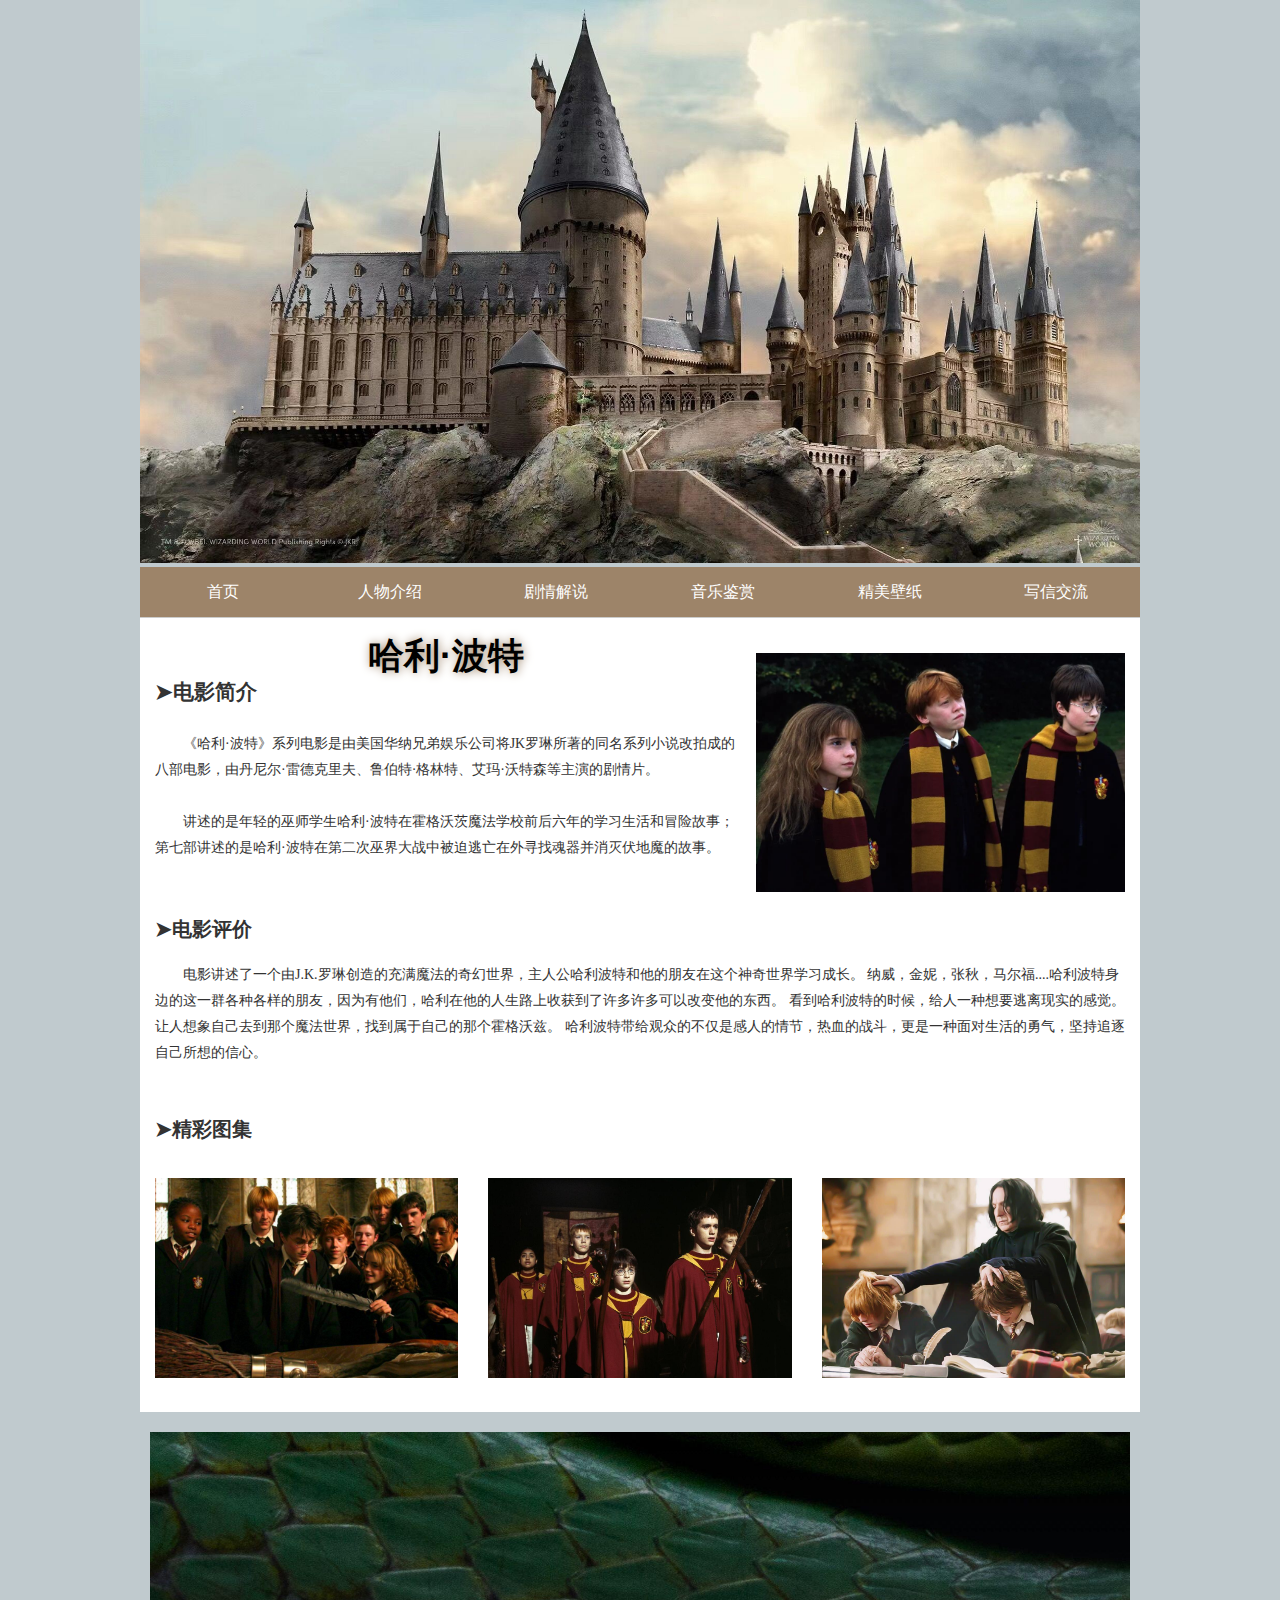
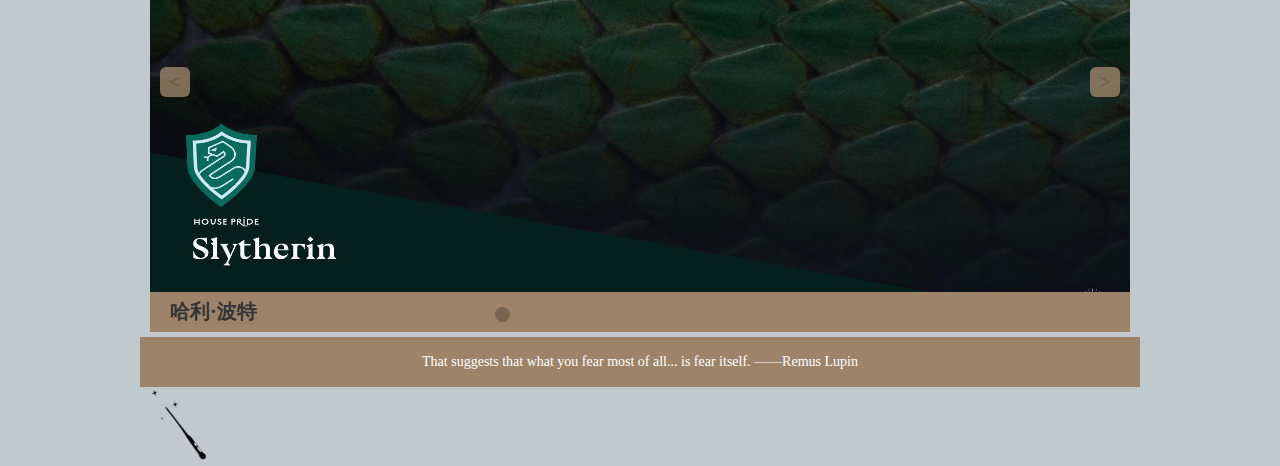
<file: hp/index.html>
<!DOCTYPE html>
<html>
<head>
  <meta charset="utf-8">
  <link type="text/css" rel="stylesheet" href="css/style.css" />
  <title>哈尔的移动城堡</title>
</head>

<body>
  <div class="wrapin">
    <!--顶部-->
    <img src="images/else/background.jpg" class="imgtop">
    <header>
      <ul class="nav clearfix">
        <li><a href="index.html">首页</a></li>
        <li><a href="pages/renwu.html">人物介绍</a></li>
        <li><a href="pages/jieshuo.html">剧情解说</a></li>
        <li><a href="pages/yinyue.html">音乐鉴赏</a></li>
        <li><a href="pages/bizhi.html">精美壁纸</a></li>
        <li><a href="pages/jiaoliu.html">写信交流</a></li>
      </ul>
    </header>

    <!--内容-->
    <div class="con">
      <div class="top clearfix">
        <div class="text">
          <h1>哈利·波特</h1>
          <h2>➤电影简介</h2>
          <br>
          <P>《哈利·波特》系列电影是由美国华纳兄弟娱乐公司将JK罗琳所著的同名系列小说改拍成的八部电影，由丹尼尔·雷德克里夫、鲁伯特·格林特、艾玛·沃特森等主演的剧情片。</p><br>
          <p>讲述的是年轻的巫师学生哈利·波特在霍格沃茨魔法学校前后六年的学习生活和冒险故事；第七部讲述的是哈利·波特在第二次巫界大战中被迫逃亡在外寻找魂器并消灭伏地魔的故事。</P>
        </div>
        <div class="pic"> <img src="images/page1/img001.jpeg"/> </div>
      </div>

      <div class="pinglun">
        <div class="title">
          <h2>➤电影评价</h2>
        </div>
        <div class="text"><p>
          电影讲述了一个由J.K.罗琳创造的充满魔法的奇幻世界，主人公哈利波特和他的朋友在这个神奇世界学习成长。
          纳威，金妮，张秋，马尔福....哈利波特身边的这一群各种各样的朋友，因为有他们，哈利在他的人生路上收获到了许多许多可以改变他的东西。
          看到哈利波特的时候，给人一种想要逃离现实的感觉。让人想象自己去到那个魔法世界，找到属于自己的那个霍格沃兹。
          哈利波特带给观众的不仅是感人的情节，热血的战斗，更是一种面对生活的勇气，坚持追逐自己所想的信心。
        </p></div>
      </div>

      <div class="tupian">
        <div class="title">
          <h2>➤精彩图集</h2>
        </div>
        <ul class="clearfix">
          <li><img src="images/page1/img008.jpg"/></li>
          <li><img src="images/page1/img009.jpg"/></li>
          <li><img src="images/page1/img010.jpg"/></li>
        </ul>
      </div>
    </div>

    <!--轮播图-->
    <div id="container">
      <ul class="parent" style="left: 0;">
        <!-- <li><img src="images/page1/img002.jpg"></li>
        <li><img src="images/page1/img003.jpg"></li> -->
        <li><img src="images/page1/img004.jpg"></li>
        <li><img src="images/page1/img005.webp"></li>
        <li><img src="images/page1/img006.jpg"></li>
        <li><img src="images/page1/img007.jpg"></li>
      </ul>
      <div class="btnLeft">&lt;</div>
      <div class="btnRight">&gt;</div>
      <div class="modal">
        <div class="title">
          <h2>哈利·波特</h2>
        </div>
        <div class="dots">
          <ul class="clearfix">
            <li class="on"></li>
            <li class="off"></li>
            <li class="off"></li>
            <li class="off"></li>
          </ul>
        </div>
      </div>
    </div>

    <!--底部-->
    <footer>That suggests that what you fear most of all... is fear itself. ——Remus Lupin</footer>

    <!--鼠标跟随-->
    <div id="follower"; style=" position: absolute;z-index:6" >
      <img src="images/else/logo01.png"  alt="">
    </div>
  </div>
  <script type="text/javascript" src="js/js.js"></script>
</body>
</html>
</file>
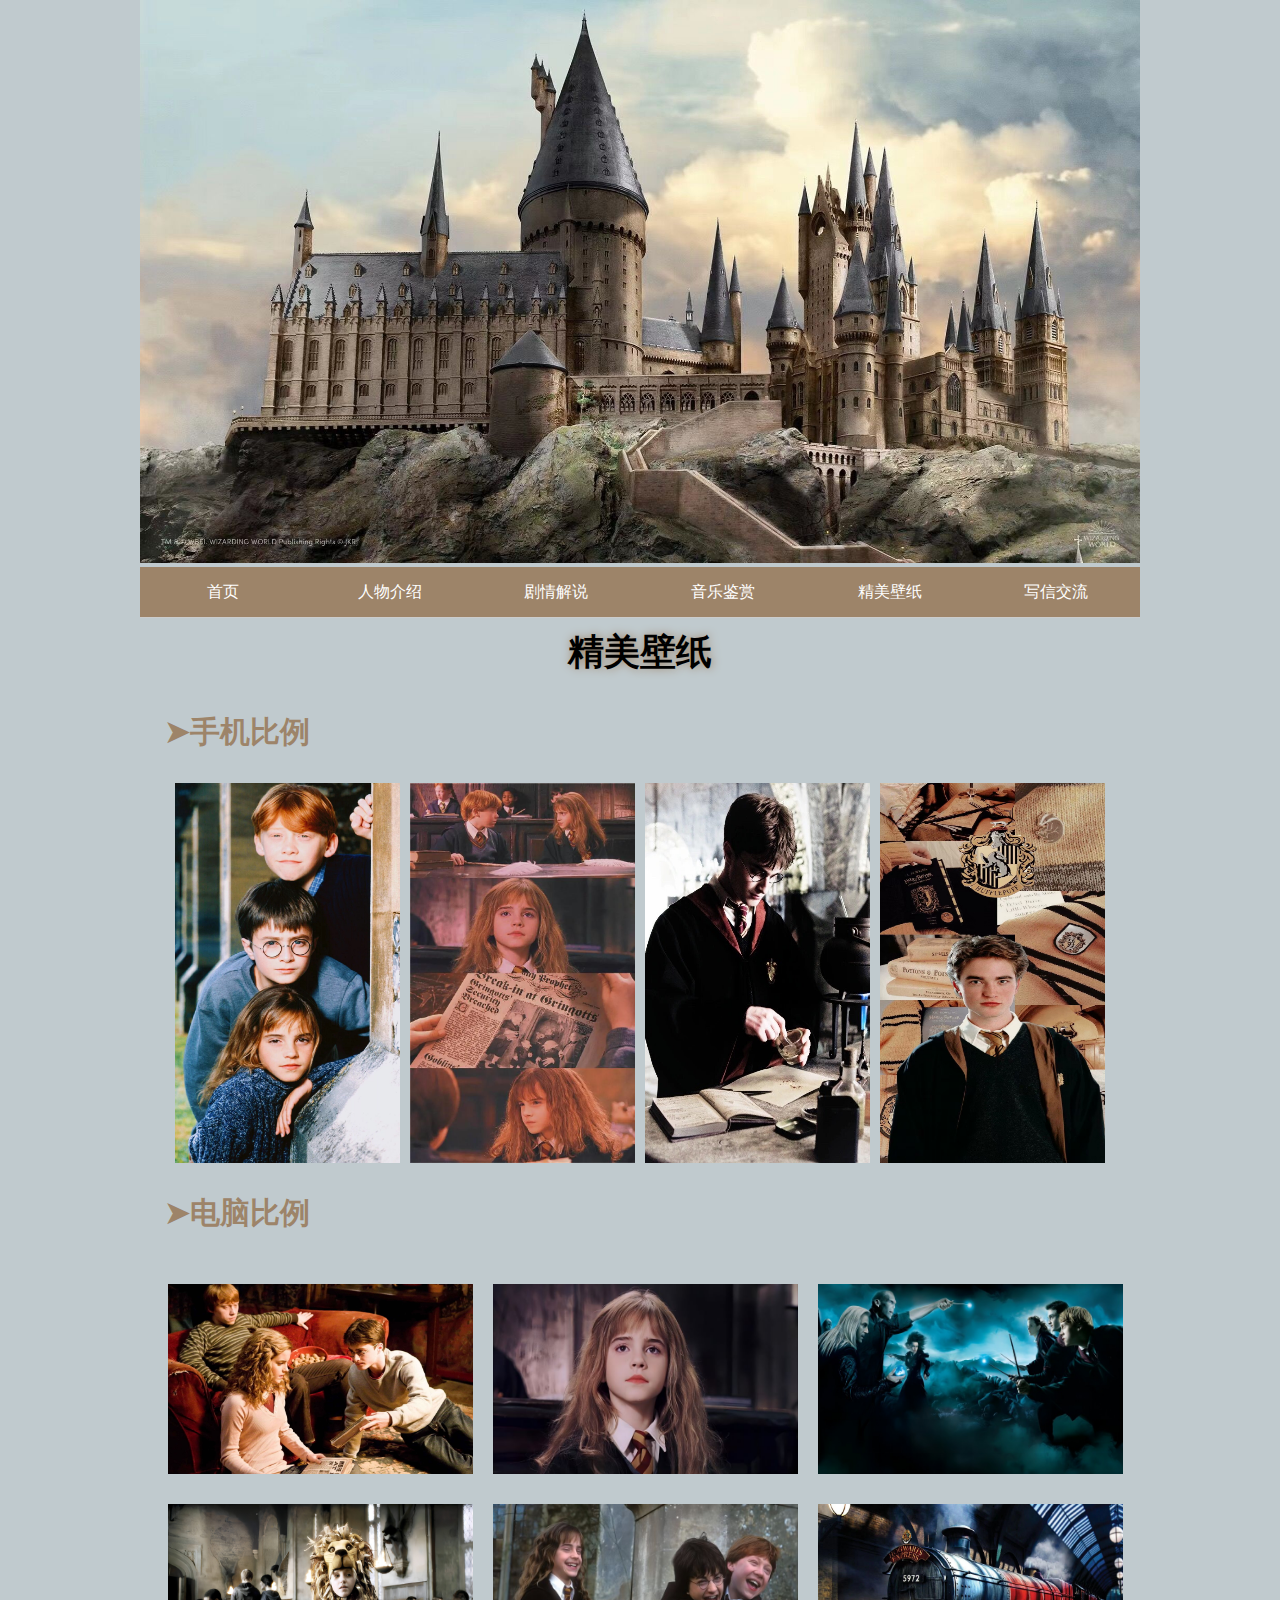
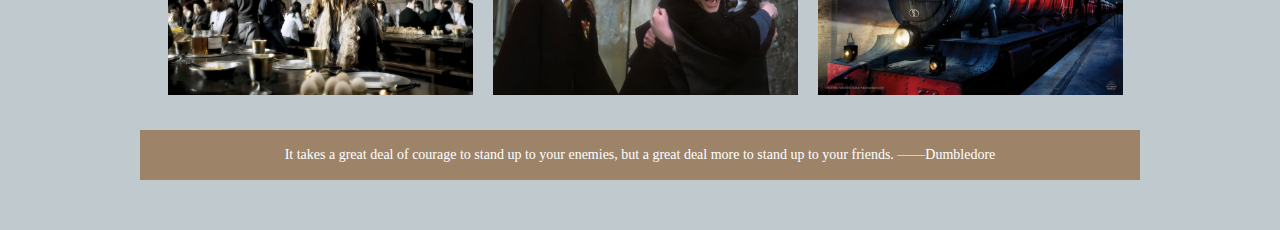
<file: hp/pages/bizhi.html>
<!DOCTYPE html>
<html>
<head>
  <meta charset="utf-8">
  <link type="text/css" rel="stylesheet" href="../css/bizhi.css" />
  <title>精美壁纸</title>
</head>
<body>
  <div class="wrapin">
    <!--顶部-->
    <img src="../images/else/background.jpg" class="imgtop">
    <header>
      <ul class="nav clearfix">
        <li><a href="../index.html">首页</a></li>
        <li><a href="renwu.html">人物介绍</a></li>
        <li><a href="jieshuo.html">剧情解说</a></li>
        <li><a href="yinyue.html">音乐鉴赏</a></li>
        <li><a href="bizhi.html">精美壁纸</a></li>
        <li><a href="jiaoliu.html">写信交流</a></li>
      </ul>
    </header>

    <!--内容-->
    <h1>精美壁纸</h1>
    <h3>➤手机比例</h3>
    <div class="image-container">
      <img src="../images/page5/5.1-phone.jpeg" alt="图片1" class="box" onclick="showModal(this)" >
      <img src="../images/page5/5.2-phone.jpeg" alt="图片2"  class="box" onclick="showModal(this)" >
      <img src="../images/page5/5.3-phone.jpeg" alt="图片3"  class="box" onclick="showModal(this)">
      <img src="../images/page5/5.4-phone.jpeg" alt="图片4"  class="box" onclick="showModal(this)">
    </div>

    <h3>➤电脑比例</h3>
    <div class="image-container2">
      <img src="../images/page5/5.1-computer.jpg" alt="图片1" class="box" onclick="showModal(this)">
      <img src="../images/page5/5.2-computer.jpg" alt="图片2" class="box" onclick="showModal(this)">
      <img src="../images/page5/5.3-computer.jpg" alt="图片3" class="box" onclick="showModal(this)">
      <img src="../images/page5/5.4-computer.jpg" alt="图片4" class="box" onclick="showModal(this)">
      <img src="../images/page5/5.5-computer.jpg" alt="图片5" class="box" onclick="showModal(this)">
      <img src="../images/page5/5.6-computer.jpg" alt="图片6" class="box" onclick="showModal(this)">
    </div>

    <!--底部-->
    <footer>It takes a great deal of courage to stand up to your enemies, but a great deal more to stand up to your friends. ——Dumbledore</footer>

    <!--点击图片显示照片-->
    <div id="modal" class="modal" onclick="hideModal()">
      <img id="modal-image" class="modal-image">
    </div>
  </div>
  <script type="text/javascript" src="../js/bizhi.js"></script>
</body>
</html>
</file>
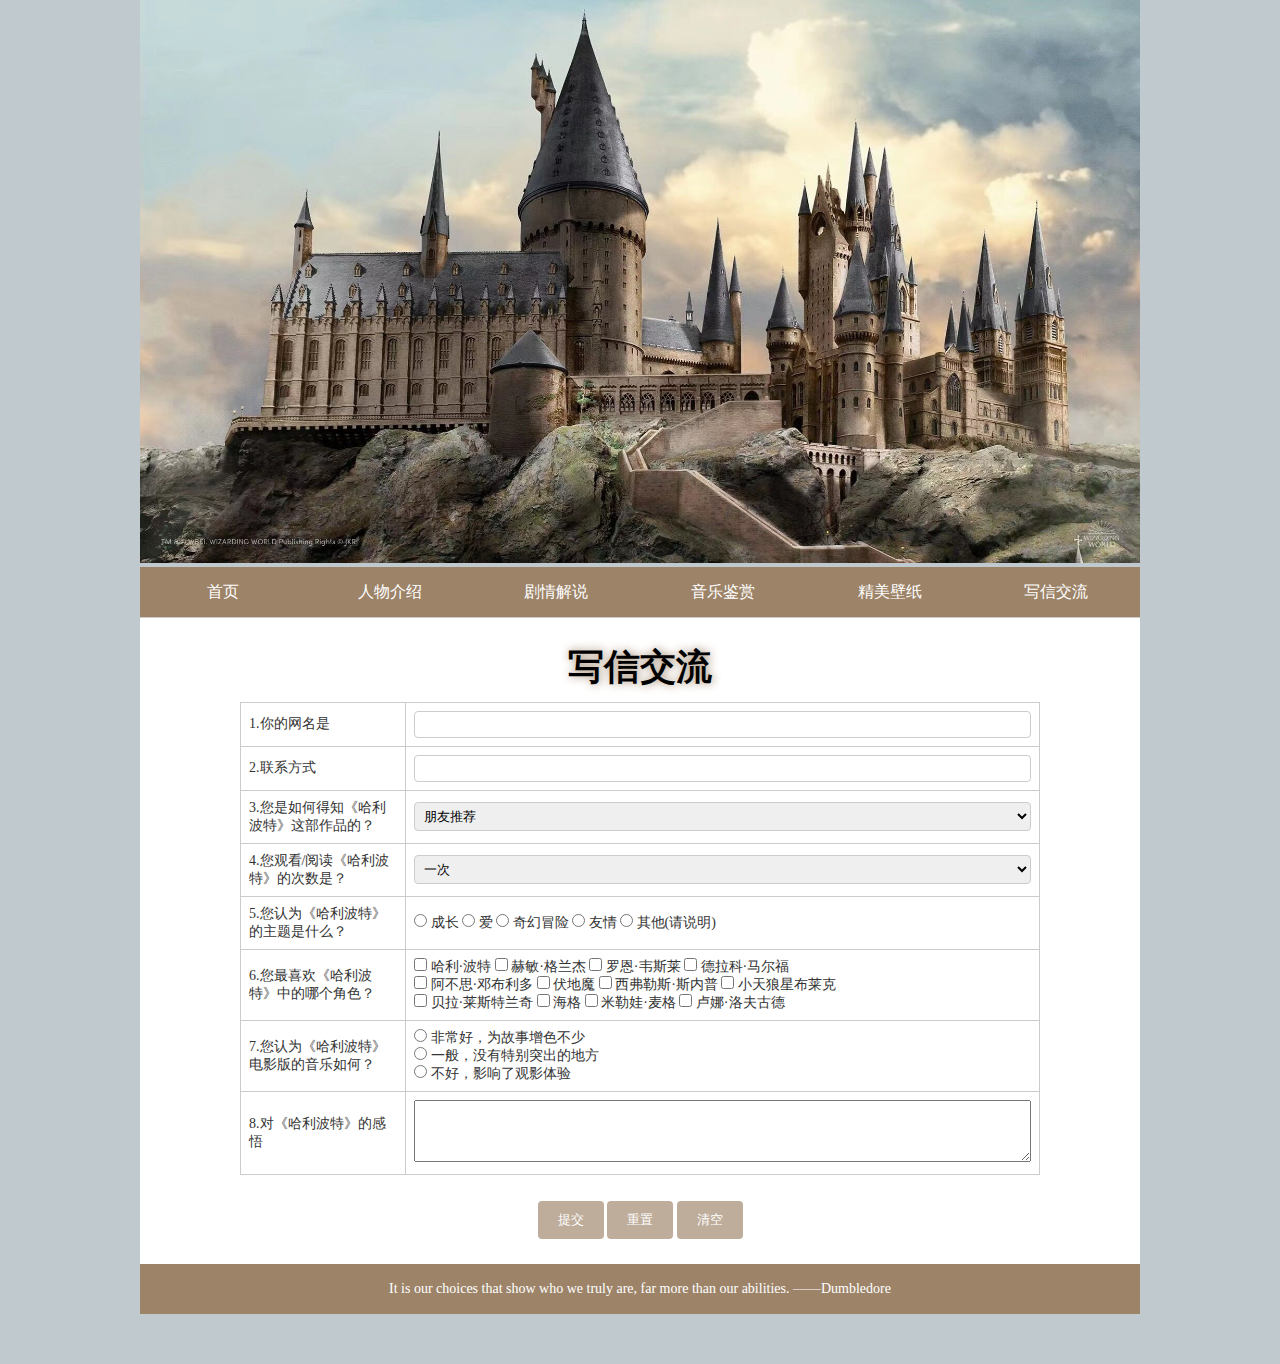
<file: hp/pages/jiaoliu.html>
<!DOCTYPE html>
<html>
<head>
  <meta charset="utf-8">
  <link type="text/css" rel="stylesheet" href="../css/jiaoliu.css" />
  <title>写信交流</title>
</head>
<body>
  <div class="wrapin">
    <!--顶部-->
    <img src="../images/else/background.jpg" class="imgtop">
    <header>
      <ul class="nav clearfix">
        <li><a href="../index.html">首页</a></li>
        <li><a href="renwu.html">人物介绍</a></li>
        <li><a href="jieshuo.html">剧情解说</a></li>
        <li><a href="yinyue.html">音乐鉴赏</a></li>
        <li><a href="bizhi.html">精美壁纸</a></li>
        <li><a href="jiaoliu.html">写信交流</a></li>
      </ul>
    </header>

    <!--内容-->
    <div class="con">
      <h1>写信交流</h1>
      <form>
        <table>
          <tr>
            <td><label for="name">1.你的网名是</label></td>
            <td><input type="text" id="name" name="name"></td>
          </tr>

          <tr>
            <td><label for="contact">2.联系方式</label></td>
            <td><input type="text" id="contact" name="contact"></td>
          </tr>
          <tr>
            <td><label for="how_learned">3.您是如何得知《哈利波特》这部作品的？</label></td>
            <td>
              <select id="how_learned" name="how_learned">
                <option value="friend">朋友推荐</option>
                <option value="search">网络搜索</option>
                <option value="book_library">书店/图书馆</option>
                <option value="movie_anime">电影</option>
                <option value="other">其他(请说明)</option>
              </select>
            </td>
          </tr>

          <tr>
            <td><label for="watch_count">4.您观看/阅读《哈利波特》的次数是？</label></td>
            <td>
              <select id="watch_count" name="watch_count">
                <option value="one">一次</option>
                <option value="two">两次</option>
                <option value="three_or_more">三次及以上</option>
                <option value="not_watched">还未观看/阅读</option>
              </select>
            </td>
          </tr>

          <tr>
            <td><label for="theme">5.您认为《哈利波特》的主题是什么？</label></td>
            <td>
              
              <input type="radio" id="theme_growth" name="theme" value="成长">
              <label for="theme_growth">成长</label>
              <input type="radio" id="theme_love" name="theme" value="爱">
              <label for="theme_love">爱</label>
              <input type="radio" id="theme_fantasy_adventure" name="theme" value="奇幻冒险">
              <label for="theme_fantasy_adventure">奇幻冒险</label>
              <input type="radio" id="theme_friendship" name="theme" value="友情">
              <label for="theme_friendship">友情</label>
              <input type="radio" id="theme_other" name="theme" value="其他(请说明)">
              <label for="theme_other">其他(请说明)</label>
            </td>
          </tr>

          <tr>
            <td><label for="favorite_character">6.您最喜欢《哈利波特》中的哪个角色？</label></td>
            <td>
              <input type="checkbox" id="character_Harry" name="character_Harry">
              <label for="character_Harry">哈利·波特</label>
              <input type="checkbox" id="character_Hermione" name="character_Hermione">
              <label for="character_Hermione">赫敏·格兰杰</label>
              <input type="checkbox" id="character_Ron" name="character_Ron">
              <label for="character_Ron">罗恩·韦斯莱</label>
              <input type="checkbox" id="character_Mal" name="character_Mal">
              <label for="character_Mal">德拉科·马尔福</label>
              <br/>
              <input type="checkbox" id="character_Dum" name="character_Dum">
              <label for="character_Dum">阿不思·邓布利多</label>
              <input type="checkbox" id="character_Vol" name="character_Vol">
              <label for="character_Vol">伏地魔</label>
              <input type="checkbox" id="character_Snape" name="character_Snape">
              <label for="character_Snape">西弗勒斯·斯内普</label>
              <input type="checkbox" id="character_Black" name="character_Black">
              <label for="character_Black">小天狼星布莱克</label>
              <br/>
              <input type="checkbox" id="character_Bell" name="character_Bell">
              <label for="character_Bell">贝拉·莱斯特兰奇</label>
              <input type="checkbox" id="character_Hag" name="character_Hag">
              <label for="character_Hag">海格</label>
              <input type="checkbox" id="character_Mc" name="character_Mc">
              <label for="character_Mc">米勒娃·麦格</label>
              <input type="checkbox" id="character_Luna" name="character_Luna">
              <label for="character_Luna">卢娜·洛夫古德</label>
            </td>
          </tr>

          <tr>
            <td><label for="music_quality">7.您认为《哈利波特》电影版的音乐如何？</label></td>
            <td>
              <input type="radio" id="music_verygood" name="music_quality" value="非常好，为故事增色不少">
              <label for="music_verygood">非常好，为故事增色不少</label>
              <br/>
              <input type="radio" id="music_average" name="music_quality" value="一般，没有特别突出的地方">
              <label for="music_average">一般，没有特别突出的地方</label>
              <br/>
              <input type="radio" id="music_notgood" name="music_quality" value="不好，影响了观影体验">
              <label for="music_notgood">不好，影响了观影体验</label>
            </td>
          </tr>

          <tr>
            <td>8.对《哈利波特》的感悟</td>
            <td><textarea for="textarea" rows="4" cols="75"></textarea></td>
          </tr>
        </table>
        <br><center>
        <button onclick="submitForm()">提交</button>
        <button onclick="resetForm()">重置</button>
        <button onclick="clearForm()">清空</button></center>
      </form>
    </div>
    <!--底部-->
    <footer>It is our choices that show who we truly are, far more than our abilities. ——Dumbledore</footer>
    
  </div>
  <script type="text/javascript" src="../js/jiaoliu.js"></script>
</body>
</html>
</file>
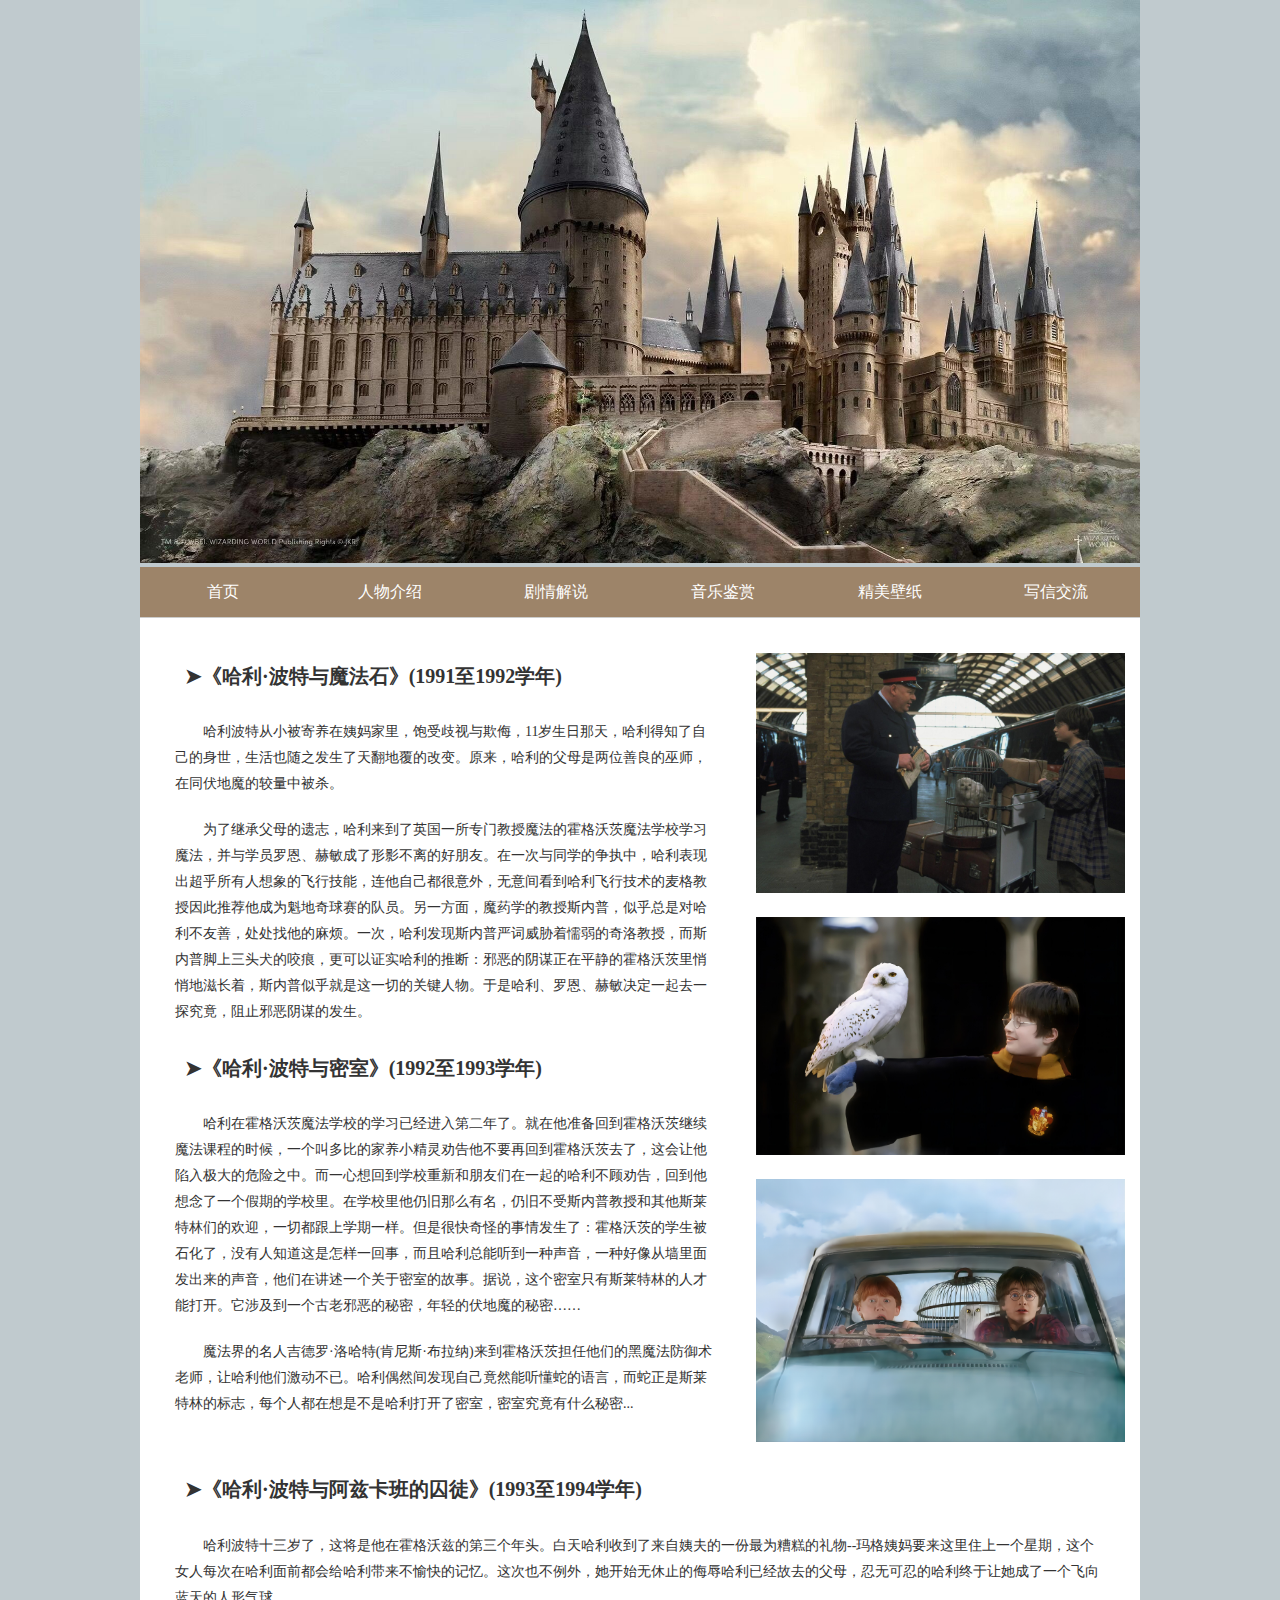
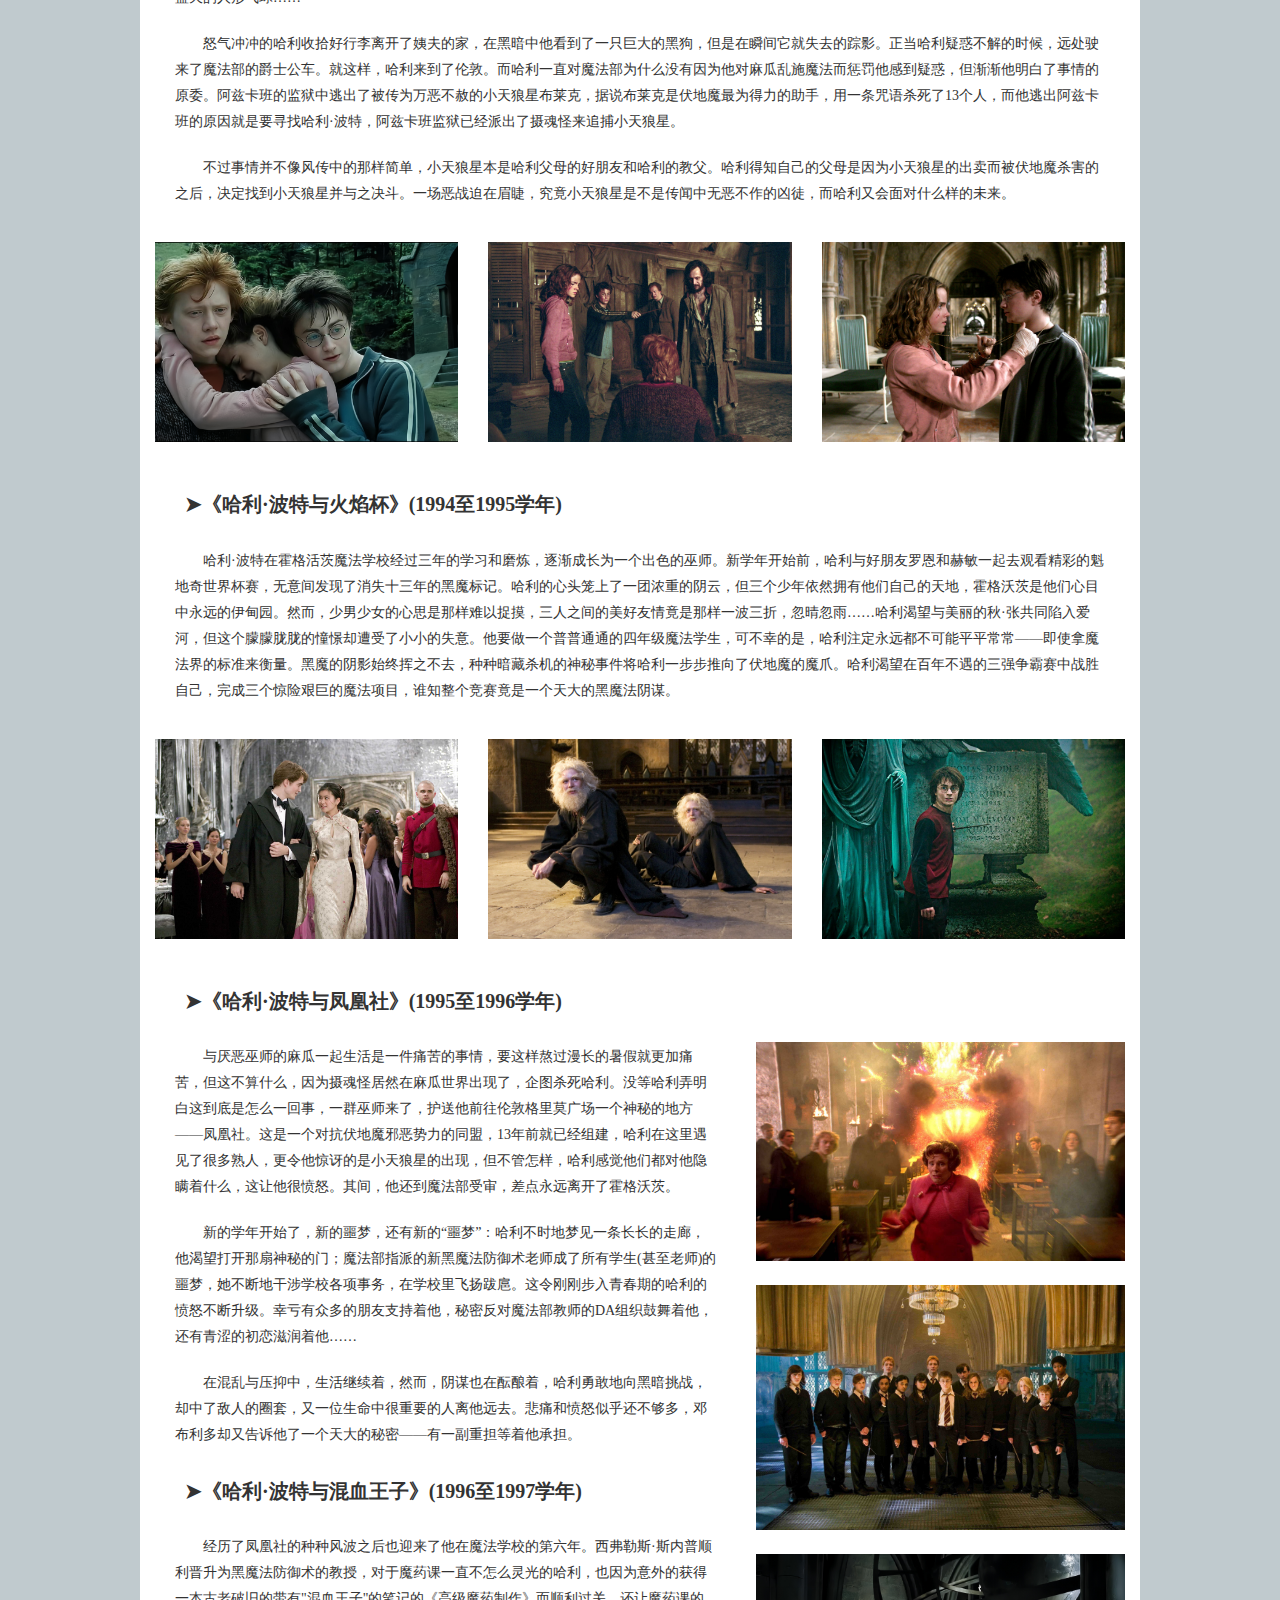
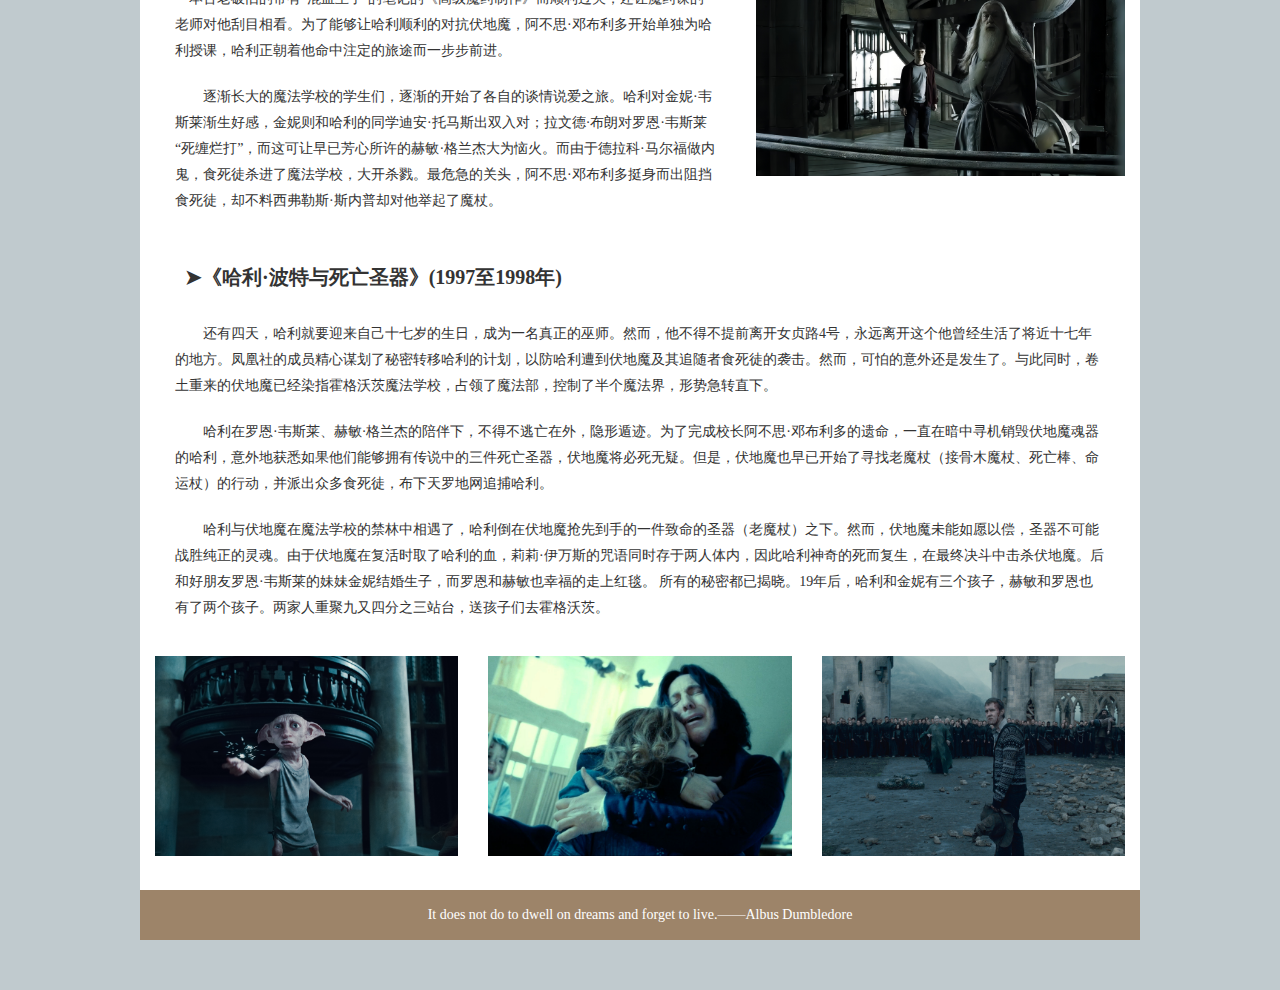
<file: hp/pages/jieshuo.html>
<!DOCTYPE html>
<html>
<head>
  <meta charset="utf-8">
  <link type="text/css" rel="stylesheet" href="../css/jieshuo.css" />
  <title>剧情解说</title>
</head>

<body>
  <div class="wrapin">
    <!--顶部-->
    <img src="../images/else/background.jpg" class="imgtop">
    <header>
      <ul class="nav clearfix">
        <li><a href="../index.html">首页</a></li>
        <li><a href="renwu.html">人物介绍</a></li>
        <li><a href="jieshuo.html">剧情解说</a></li>
        <li><a href="yinyue.html">音乐鉴赏</a></li>
        <li><a href="bizhi.html">精美壁纸</a></li>
        <li><a href="jiaoliu.html">写信交流</a></li>
      </ul>
    </header>

    <!--内容-->
    <div class="con">
      <div class="top clearfix">
        <div class="text">
          <h2>➤《哈利·波特与魔法石》(1991至1992学年)</h2>
          <p>哈利波特从小被寄养在姨妈家里，饱受歧视与欺侮，11岁生日那天，哈利得知了自己的身世，生活也随之发生了天翻地覆的改变。原来，哈利的父母是两位善良的巫师，在同伏地魔的较量中被杀。</p>
          <p>为了继承父母的遗志，哈利来到了英国一所专门教授魔法的霍格沃茨魔法学校学习魔法，并与学员罗恩、赫敏成了形影不离的好朋友。在一次与同学的争执中，哈利表现出超乎所有人想象的飞行技能，连他自己都很意外，无意间看到哈利飞行技术的麦格教授因此推荐他成为魁地奇球赛的队员。另一方面，魔药学的教授斯内普，似乎总是对哈利不友善，处处找他的麻烦。一次，哈利发现斯内普严词威胁着懦弱的奇洛教授，而斯内普脚上三头犬的咬痕，更可以证实哈利的推断：邪恶的阴谋正在平静的霍格沃茨里悄悄地滋长着，斯内普似乎就是这一切的关键人物。于是哈利、罗恩、赫敏决定一起去一探究竟，阻止邪恶阴谋的发生。</p>
          <h2>➤《哈利·波特与密室》(1992至1993学年)</h2>
          <p>哈利在霍格沃茨魔法学校的学习已经进入第二年了。就在他准备回到霍格沃茨继续魔法课程的时候，一个叫多比的家养小精灵劝告他不要再回到霍格沃茨去了，这会让他陷入极大的危险之中。而一心想回到学校重新和朋友们在一起的哈利不顾劝告，回到他想念了一个假期的学校里。在学校里他仍旧那么有名，仍旧不受斯内普教授和其他斯莱特林们的欢迎，一切都跟上学期一样。但是很快奇怪的事情发生了：霍格沃茨的学生被石化了，没有人知道这是怎样一回事，而且哈利总能听到一种声音，一种好像从墙里面发出来的声音，他们在讲述一个关于密室的故事。据说，这个密室只有斯莱特林的人才能打开。它涉及到一个古老邪恶的秘密，年轻的伏地魔的秘密……</p>
          <p>魔法界的名人吉德罗·洛哈特(肯尼斯·布拉纳)来到霍格沃茨担任他们的黑魔法防御术老师，让哈利他们激动不已。哈利偶然间发现自己竟然能听懂蛇的语言，而蛇正是斯莱特林的标志，每个人都在想是不是哈利打开了密室，密室究竟有什么秘密...</p>
          
        </div>
        <div class="pic"> <img src="../images/page3/1-1.jpg"/> </div>
        <br>
        <div class="pic"> <img src="../images/page3/1-2.jpg"/> </div>
        <br>
        <div class="pic"> <img src="../images/page3/2-1.jpg"/> </div>
      </div>


      <div class="text">
        <h2>➤《哈利·波特与阿兹卡班的囚徒》(1993至1994学年)</h2>
          <p>哈利波特十三岁了，这将是他在霍格沃兹的第三个年头。白天哈利收到了来自姨夫的一份最为糟糕的礼物--玛格姨妈要来这里住上一个星期，这个女人每次在哈利面前都会给哈利带来不愉快的记忆。这次也不例外，她开始无休止的侮辱哈利已经故去的父母，忍无可忍的哈利终于让她成了一个飞向蓝天的人形气球……</p>
          <p>怒气冲冲的哈利收拾好行李离开了姨夫的家，在黑暗中他看到了一只巨大的黑狗，但是在瞬间它就失去的踪影。正当哈利疑惑不解的时候，远处驶来了魔法部的爵士公车。就这样，哈利来到了伦敦。而哈利一直对魔法部为什么没有因为他对麻瓜乱施魔法而惩罚他感到疑惑，但渐渐他明白了事情的原委。阿兹卡班的监狱中逃出了被传为万恶不赦的小天狼星布莱克，据说布莱克是伏地魔最为得力的助手，用一条咒语杀死了13个人，而他逃出阿兹卡班的原因就是要寻找哈利·波特，阿兹卡班监狱已经派出了摄魂怪来追捕小天狼星。</p>
          <p>不过事情并不像风传中的那样简单，小天狼星本是哈利父母的好朋友和哈利的教父。哈利得知自己的父母是因为小天狼星的出卖而被伏地魔杀害的之后，决定找到小天狼星并与之决斗。一场恶战迫在眉睫，究竟小天狼星是不是传闻中无恶不作的凶徒，而哈利又会面对什么样的未来。</p>
          <div class="tupian">
            <ul class="clearfix">
              <li><img src="../images/page3/3-1.jpg"/></li>
              <li><img src="../images/page3/3-2.jpg"/></li>
              <li><img src="../images/page3/3-3.jpg"/></li>
            </ul>
          </div>
          <h2>➤《哈利·波特与火焰杯》(1994至1995学年)</h2>
        <p>哈利·波特在霍格活茨魔法学校经过三年的学习和磨炼，逐渐成长为一个出色的巫师。新学年开始前，哈利与好朋友罗恩和赫敏一起去观看精彩的魁地奇世界杯赛，无意间发现了消失十三年的黑魔标记。哈利的心头笼上了一团浓重的阴云，但三个少年依然拥有他们自己的天地，霍格沃茨是他们心目中永远的伊甸园。然而，少男少女的心思是那样难以捉摸，三人之间的美好友情竟是那样一波三折，忽晴忽雨……哈利渴望与美丽的秋·张共同陷入爱河，但这个朦朦胧胧的憧憬却遭受了小小的失意。他要做一个普普通通的四年级魔法学生，可不幸的是，哈利注定永远都不可能平平常常——即使拿魔法界的标准来衡量。黑魔的阴影始终挥之不去，种种暗藏杀机的神秘事件将哈利一步步推向了伏地魔的魔爪。哈利渴望在百年不遇的三强争霸赛中战胜自己，完成三个惊险艰巨的魔法项目，谁知整个竞赛竟是一个天大的黑魔法阴谋。</p> 
        <div class="tupian">
          <ul class="clearfix">
            <li><img src="../images/page3/4-1.jpg"/></li>
            <li><img src="../images/page3/4-2.jpg"/></li>
            <li><img src="../images/page3/4-3.jpg"/></li>
          </ul>
        </div>
      </div>

      <div class="top clearfix">
        <div class="text">
          <h2>➤《哈利·波特与凤凰社》(1995至1996学年)</h2>
          <p>与厌恶巫师的麻瓜一起生活是一件痛苦的事情，要这样熬过漫长的暑假就更加痛苦，但这不算什么，因为摄魂怪居然在麻瓜世界出现了，企图杀死哈利。没等哈利弄明白这到底是怎么一回事，一群巫师来了，护送他前往伦敦格里莫广场一个神秘的地方——凤凰社。这是一个对抗伏地魔邪恶势力的同盟，13年前就已经组建，哈利在这里遇见了很多熟人，更令他惊讶的是小天狼星的出现，但不管怎样，哈利感觉他们都对他隐瞒着什么，这让他很愤怒。其间，他还到魔法部受审，差点永远离开了霍格沃茨。</p>
          <p>新的学年开始了，新的噩梦，还有新的“噩梦”：哈利不时地梦见一条长长的走廊，他渴望打开那扇神秘的门；魔法部指派的新黑魔法防御术老师成了所有学生(甚至老师)的噩梦，她不断地干涉学校各项事务，在学校里飞扬跋扈。这令刚刚步入青春期的哈利的愤怒不断升级。幸亏有众多的朋友支持着他，秘密反对魔法部教师的DA组织鼓舞着他，还有青涩的初恋滋润着他……</p>
          <p>在混乱与压抑中，生活继续着，然而，阴谋也在酝酿着，哈利勇敢地向黑暗挑战，却中了敌人的圈套，又一位生命中很重要的人离他远去。悲痛和愤怒似乎还不够多，邓布利多却又告诉他了一个天大的秘密——有一副重担等着他承担。</p>
          <h2>➤《哈利·波特与混血王子》(1996至1997学年)</h2>
          <p>经历了凤凰社的种种风波之后也迎来了他在魔法学校的第六年。西弗勒斯·斯内普顺利晋升为黑魔法防御术的教授，对于魔药课一直不怎么灵光的哈利，也因为意外的获得一本古老破旧的带有"混血王子"的笔记的《高级魔药制作》而顺利过关，还让魔药课的老师对他刮目相看。为了能够让哈利顺利的对抗伏地魔，阿不思·邓布利多开始单独为哈利授课，哈利正朝着他命中注定的旅途而一步步前进。</p>
          <p>逐渐长大的魔法学校的学生们，逐渐的开始了各自的谈情说爱之旅。哈利对金妮·韦斯莱渐生好感，金妮则和哈利的同学迪安·托马斯出双入对；拉文德·布朗对罗恩·韦斯莱“死缠烂打”，而这可让早已芳心所许的赫敏·格兰杰大为恼火。而由于德拉科·马尔福做内鬼，食死徒杀进了魔法学校，大开杀戮。最危急的关头，阿不思·邓布利多挺身而出阻挡食死徒，却不料西弗勒斯·斯内普却对他举起了魔杖。</p>
        </div>
        <br/><br/><br/><br/>
        <!-- 让图片下移 -->
        <div class="pic"> <img src="../images/page3/5-1.jpg"/> </div>
        <br>
        <div class="pic"> <img src="../images/page3/5-2.jpg"/> </div>
        <br>
        <div class="pic"> <img src="../images/page3/6-1.jpg"/> </div>
      </div>

        <h2>➤《哈利·波特与死亡圣器》(1997至1998年)</h2>
        <p>还有四天，哈利就要迎来自己十七岁的生日，成为一名真正的巫师。然而，他不得不提前离开女贞路4号，永远离开这个他曾经生活了将近十七年的地方。凤凰社的成员精心谋划了秘密转移哈利的计划，以防哈利遭到伏地魔及其追随者食死徒的袭击。然而，可怕的意外还是发生了。与此同时，卷土重来的伏地魔已经染指霍格沃茨魔法学校，占领了魔法部，控制了半个魔法界，形势急转直下。</p>
        <p>哈利在罗恩·韦斯莱、赫敏·格兰杰的陪伴下，不得不逃亡在外，隐形遁迹。为了完成校长阿不思·邓布利多的遗命，一直在暗中寻机销毁伏地魔魂器的哈利，意外地获悉如果他们能够拥有传说中的三件死亡圣器，伏地魔将必死无疑。但是，伏地魔也早已开始了寻找老魔杖（接骨木魔杖、死亡棒、命运杖）的行动，并派出众多食死徒，布下天罗地网追捕哈利。</p>
        <p>哈利与伏地魔在魔法学校的禁林中相遇了，哈利倒在伏地魔抢先到手的一件致命的圣器（老魔杖）之下。然而，伏地魔未能如愿以偿，圣器不可能战胜纯正的灵魂。由于伏地魔在复活时取了哈利的血，莉莉·伊万斯的咒语同时存于两人体内，因此哈利神奇的死而复生，在最终决斗中击杀伏地魔。后和好朋友罗恩·韦斯莱的妹妹金妮结婚生子，而罗恩和赫敏也幸福的走上红毯。 所有的秘密都已揭晓。19年后，哈利和金妮有三个孩子，赫敏和罗恩也有了两个孩子。两家人重聚九又四分之三站台，送孩子们去霍格沃茨。</p>
        <div class="tupian">
          <ul class="clearfix">
            <li><img src="../images/page3/7-1.jpg"/></li>
            <li><img src="../images/page3/7-2.jpg"/></li>
            <li><img src="../images/page3/7-3.jpg"/></li>
          </ul>
        </div>
      </div>
    </div>

    <!--底部-->
    <footer>It does not do to dwell on dreams and forget to live.——Albus Dumbledore</footer>
    
  </div>
  <script type="text/javascript" src="../js/js.js"></script>
</body>
</html>
</file>
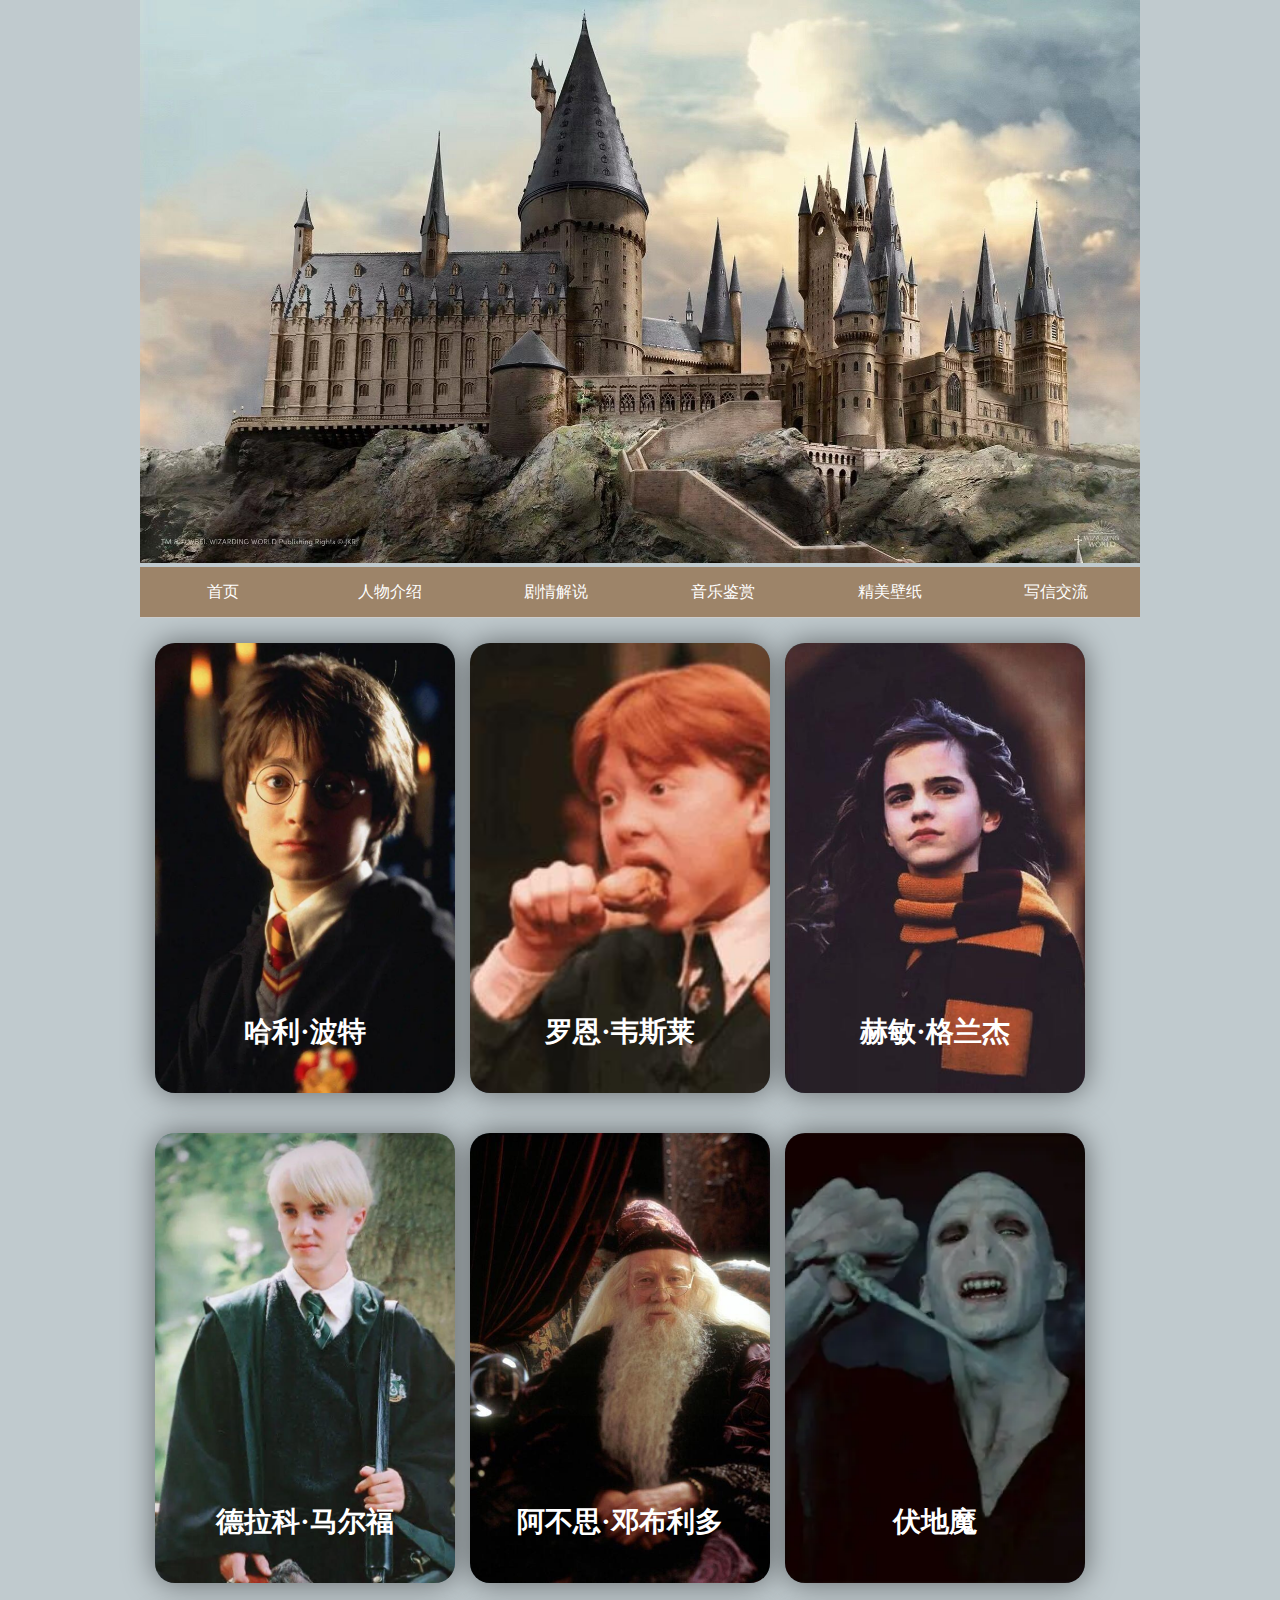
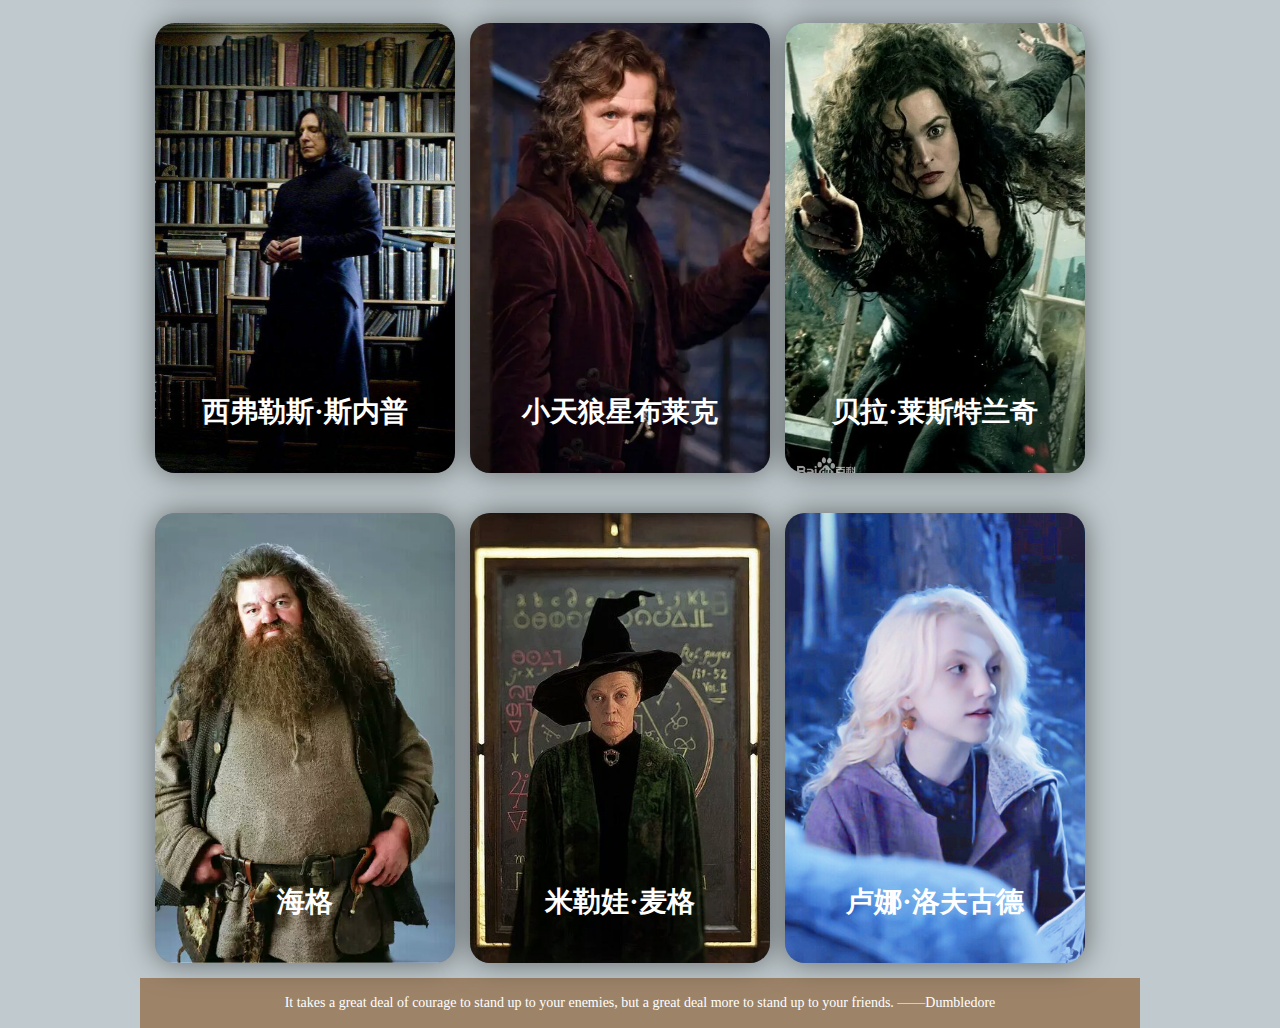
<file: hp/pages/renwu.html>
<!DOCTYPE html>
<html>
<head>
  <meta charset="utf-8">
  <link type="text/css" rel="stylesheet" href="../css/renwu.css" />
  <title>人物介绍</title>
</head>

<body>
  <div class="wrapin">
    <!--顶部-->
    <img src="../images/else/background.jpg" class="imgtop">
    <header>
      <ul class="nav clearfix">
        <li><a href="../index.html">首页</a></li>
        <li><a href="renwu.html">人物介绍</a></li>
        <li><a href="jieshuo.html">剧情解说</a></li>
        <li><a href="yinyue.html">音乐鉴赏</a></li>
        <li><a href="bizhi.html">精美壁纸</a></li>
        <li><a href="jiaoliu.html">写信交流</a></li>
      </ul>
    </header>

    <!--内容-->
    <!--每个人物的介绍通过超链接实现跳转-->
    <div class="cards">
    <div class="card">
      <div class="photo">
        <img src="../images/page2/img020.jpg" alt="" />
      </div>
      <h1>哈利·波特</h1>
      <h2>"大难不死的男孩"</h2>
      <p>
        本作的主人公，勇敢善良，出生在一个魔法家庭，但父母被黑魔法师伏地魔杀害，从小在麻瓜家庭遭受虐待，后来来到魔法世界的格兰芬多学院学习和生活。
      </p>
      <a href="https://baike.baidu.com/item/%E5%93%88%E5%88%A9%C2%B7%E6%B3%A2%E7%89%B9/799457">了解更多</a>
    </div>

    <div class="card">
      <div class="photo">
        <img src="../images/page2/img021.jpg" alt="" />
      </div>
      <h1>罗恩·韦斯莱</h1>
      <h2>魔法师</h2>
      <p>
        一个很大的纯血家族的孩子，有时搞笑但忠诚友善，哈利最好的朋友之一，在霍格沃兹被分到格兰芬多学院，经常和哈利一起冒险。
      </p>
      <a href="https://baike.baidu.com/item/%E7%BD%97%E6%81%A9%C2%B7%E9%9F%A6%E6%96%AF%E8%8E%B1/5019332?fromtitle=%E7%BD%97%E6%81%A9&fromid=65771">了解更多</a>
    </div>

    <div class="card">
      <div class="photo">
        <img src="../images/page2/img022.jpg" alt="" />
      </div>
      <h1>赫敏·格兰杰</h1>
      <h2>优等生</h2>
      <p>
        出生于麻瓜家庭的巫师，但凭借刻苦的学习和聪明的才智在魔法学院霍格沃兹中名列前茅，之后成为格兰芬多的级长，哈利最好的朋友之一。
      </p>
      <a href="https://baike.baidu.com/item/%E8%B5%AB%E6%95%8F%C2%B7%E6%A0%BC%E5%85%B0%E6%9D%B0?fromModule=lemma_search-box">了解更多</a>
    </div>

    <div class="card">
      <div class="photo">
        <img src="../images/page2/img023.jpg" alt="" />
      </div>
      <h1>德拉科·马尔福</h1>
      <h2>救世主的死对头</h2>
      <p>
        高傲的纯血家族巫师，看不起麻瓜和非纯血巫师，在第一次前往霍格沃兹的校车上被哈利拒绝怀恨在心，经常和他对着干。
      </p>
      <a href="https://baike.baidu.com/item/%E5%BE%B7%E6%8B%89%E7%A7%91%C2%B7%E9%A9%AC%E5%B0%94%E7%A6%8F/3861538">了解更多</a>
    </div>

    <div class="card">
      <div class="photo">
        <img src="../images/page2/img024.jpg" alt="" />
      </div>
      <h1>阿不思·邓布利多</h1>
      <h2>霍格沃兹校长</h2>
      <p>
        曾击败第一任黑巫师盖勒特·格林德沃，被公认为是当代最伟大的巫师，作为霍格沃兹的校长给与哈利很多鼓励和帮助。
      </p>
      <a href="https://baike.baidu.com/item/%E9%98%BF%E4%B8%8D%E6%80%9D%C2%B7%E7%8F%80%E8%A5%BF%E7%93%A6%E5%B0%94%C2%B7%E4%BC%8D%E5%B0%94%E5%BC%97%E9%87%8C%E5%85%8B%C2%B7%E5%B8%83%E8%B5%96%E6%81%A9%C2%B7%E9%82%93%E5%B8%83%E5%88%A9%E5%A4%9A/514809?fromtitle=%E9%98%BF%E4%B8%8D%E6%80%9D%C2%B7%E9%82%93%E5%B8%83%E5%88%A9%E5%A4%9A&fromid=5709387#viewPageContent">了解更多</a>
    </div>

    <div class="card">
      <div class="photo">
        <img src="../images/page2/img026.webp" alt="" />
      </div>
    <h1>伏地魔</h1>
      <h2>“名字都不能提的那个人”</h2>
      <p>
        邪恶残忍，极端的巫师纯血主义，第1次和第2次巫师战争的发起者，带领食死徒想要让纯血巫师统治世界，后在想要杀死哈利时被反弹后肉身死亡。
      </p>
      <a href="https://baike.baidu.com/item/%E4%BC%8F%E5%9C%B0%E9%AD%94/1127381?fr=ge_ala">了解更多</a>
    </div>

    <div class="card">
      <div class="photo">
        <img src="../images/page2/img025.jpg" alt="" />
      </div>
      <h1>西弗勒斯·斯内普</h1>
      <h2>斯莱特林院长</h2>
      <p>
        毕业于霍格沃兹斯莱特林，喜欢哈利的母亲，后加入食死徒，在伏地魔死后退出成为霍格沃兹老师，哈利的魔药课老师，因为种种原因不喜欢哈利。
      </p>
      <a href="https://baike.baidu.com/item/%E8%A5%BF%E5%BC%97%E5%8B%92%E6%96%AF%C2%B7%E6%96%AF%E5%86%85%E6%99%AE/1850355?fr=ge_ala">了解更多</a>
    </div>

    <div class="card">
      <div class="photo">
        <img src="../images/page2/img027.webp" alt="" />
      </div>
      <h1>小天狼星布莱克</h1>
      <h2>大脚板</h2>
      <p>
        哈利波特父母的好朋友，哈利的教父，被冤枉害死哈利父母而关入阿兹卡班。
      </p>
      <a href="https://baike.baidu.com/item/%E5%B0%8F%E5%A4%A9%E7%8B%BC%E6%98%9F%C2%B7%E5%B8%83%E8%8E%B1%E5%85%8B/349040?fr=ge_ala">了解更多</a>
    </div>

    <div class="card">
      <div class="photo">
        <img src="../images/page2/img028.webp" alt="" />
      </div>
      <h1>贝拉·莱斯特兰奇</h1>
      <h2>伏地魔忠诚的仆人</h2>
      <p>
        来自纯血的布莱克家族，小天狼星的堂姐，食死徒最为残暴的人之一，被关入阿兹卡班。
      </p>
      <a href="https://baike.baidu.com/item/%E8%B4%9D%E6%8B%89%E7%89%B9%E9%87%8C%E5%85%8B%E6%96%AF%C2%B7%E8%8E%B1%E6%96%AF%E7%89%B9%E5%85%B0%E5%A5%87?fromtitle=%E8%B4%9D%E6%8B%89%E7%89%B9%E9%87%8C%E5%85%8B%E6%96%AF&fromid=6371771&fromModule=lemma_search-box">了解更多</a>
    </div>

    <div class="card">
      <div class="photo">
        <img src="../images/page2/img029.jpeg" alt="" />
      </div>
      <h1>海格</h1>
      <h2>保护神奇动物课教师</h2>
      <p>
        一名混血巨人，是将哈利带入魔法世界的人，哈利认识的第一个巫师，外在粗犷内心友善，喜欢动物和自然。
      </p>
      <a href="https://baike.baidu.com/item/%E9%B2%81%E4%BC%AF%C2%B7%E6%B5%B7%E6%A0%BC/5842586?fromtitle=%E6%B5%B7%E6%A0%BC&fromid=17903819">了解更多</a>
    </div>

    <div class="card">
      <div class="photo">
        <img src="../images/page2/img030.jpeg" alt="" />
      </div>
      <h1>米勒娃·麦格</h1>
      <h2>格兰芬多院长</h2>
      <p>
        一位坚强的女巫，魁地奇狂热者。她是位公平的导师，对四个学院一视同仁。同时她也很严厉，担任变形课教授。
      </p>
      <a href="https://baike.baidu.com/item/%E7%B1%B3%E5%8B%92%E5%A8%83%C2%B7%E9%BA%A6%E6%A0%BC/1921304">了解更多</a>
    </div>

    <div class="card">
      <div class="photo">
        <img src="../images/page2/img031.jpeg" alt="" />
      </div>
      <h1>卢娜·洛夫古德</h1>
      <h2>疯姑娘</h2>
      <p>
        拉文克劳学院学生，比哈利·波特小一年级。看上去恍恍惚惚的，很明显地散发出一种怪里怪气，飘飘忽忽的气质。
      </p>
      <a href="https://baike.baidu.com/item/%E5%8D%A2%E5%A8%9C%C2%B7%E6%B4%9B%E5%A4%AB%E5%8F%A4%E5%BE%B7/7495036?fromtitle=%E5%8D%A2%E5%A8%9C&fromid=2012848">了解更多</a>
    </div>
    </div>

    <!--底部-->
    <footer style="clear:left">
      <p>It takes a great deal of courage to stand up to your enemies, but a great deal more to stand up to your friends. ——Dumbledore</p>
    </footer>
  </div>

  <script type="text/javascript" src="../js/js.js"></script>
</body>
</html>
<!--解说，音乐，壁纸，style，交流都是把
  position:-webkit-sticky;
  position: sticky;
  top:0;
  这三句加到header里
  人物那张把
  z-index:2;
  position:-webkit-sticky;
  position: sticky;
  top:0;
  加到header，再新加一个
  .cards{
    z-index:1;
    width: 1000px;
    margin-left: auto;
    margin-right: auto;
  }
  -->
</file>
<file: hp/css/style.css>
/*通用类*/
* {
  margin: 0;
  padding: 0;
}
h1 {
  text-align: center;
  color: #000000;
  font-size: 36px;
  font-family: "宋体", Arial;
  text-shadow: #9D8469 1px 0 10px;
  padding: 10px;
}
p{
  text-indent:2em;
}
body {
  background: #8da0a78d;
  margin: 0 auto;
  font-size: 14px;
  color: #333;
  position: relative;
  padding-top: 0px;
  padding-bottom: 50px;
}
img {
  border: none;
}
a {
  cursor: pointer;
  color: #333;
  text-decoration: none;
  outline: none;
}
ul {
  list-style-type: none;
}
em {
  font-style: normal;
}
.lt {
  float: left;
}
.rt {
  float: right;
}
div.clear {
  font: 0px Arial;
  line-height: 0;
  height: 0;
  overflow: hidden;
  clear: both;
}
.clearfix::after {
  content: "";
  display: block;
  clear: both;
}

/*wrapin 主体容器宽度*/
.wrapin {
  width: 1000px;
  margin-left: auto;
  margin-right: auto;
}
.imgtop{
  width:1000px;
  height: auto;
  align-items: center;
  position: relative;
}
header {
  height: 50px;
  background: #9D8469;
  border-bottom: 1px solid #ccc;
  z-index:2;
  position:-webkit-sticky;
  position: sticky;
  top:0;
}
.nav li {
  line-height: 50px;
  float: left;
  width: 16.66%;
  text-align: center;
  font-size: 16px;
}
.nav li a {
  color: white;
}
#container{
  position: relative;
  width: 980px;
  height: 500px;
  margin: 20px auto;
  overflow: hidden; /*溢出隐藏：只显示一张图片*/
}
#container .parent{
  position: absolute;
  width: 4900px; /*整个图片层长度：500*5=2500*/
  height: 100%;
}

#container .parent li{
  float: left;
  width: 980px;
  height: 500px;
}
#container .parent li img{
  width: 100%;
  height: 100%;
}
#container .btnLeft, #container .btnRight{
  width: 30px;
  height: 30px;
  background-color: #9D8469;
  border-radius: 20%;
  opacity: 80%;
  position: absolute; /*包含块为图片显示层container*/
  top: 0;
  bottom: 0;
  margin: auto;
  font-size: 20px;
  color: #796652;
  text-align: center;
  line-height: 30px;
}
#container .btnLeft{
  left: 10px;
}
#container .btnRight{
  right: 10px;
}
#container .btnLeft:hover,
#container .btnRight:hover{
  opacity: 90%;
  cursor: pointer;
}
/*蒙层*/
#container .modal{
  width: 100%;
  height: 40px;
  background: #9D8469;
  position: absolute;
  left: 0;
  bottom: 0;
  display: flex; /* 添加flex布局 */
  align-items: center; /* 添加垂直居中对齐 */
  padding: 0 20px; /* 调整填充，移除了顶部和底部的填充 */
  margin-top: 10px;
  box-sizing: border-box;
}
#container .modal .title{
  float: left;
  color: #fff;
  font-size: 12px;
}
#container .modal .dots{
  float: right;
  position: absolute;
  bottom: 10px;
  left: 340px;
}
#container .modal .dots li{
  width: 15px;
  height: 15px;
  border-radius: 50%;
  float: left;
  margin: 0 5px;
  cursor: pointer;
}
.clearfix::after{
  content: "";
  display: block;
  clear: both;
}
.on{
  background-color: #796652;
}
clearfix .off{
   background-color: grey;
 }
.con {
  padding: 15px;
  background: #fff;
}
.top .text {
  float: left;
  width: 60%;
  line-height: 26px;
}
.top .pic {
  float: right;
  width: 38%;
  margin-top: 20px;
}
.top .pic img {
  width: 100%;
}
.title {
  padding: 20px 0;
}
.title h2 {
  font-size: 20px;
  color: #333;
}
.tupian ul {
  margin: 0 -15px;
}
.tupian ul li {
  width: 33.33%;
  float: left;
  padding: 15px;
  box-sizing: border-box;
}
.tupian ul li img {
  width: 100%;
  height: 200px;
  object-fit: cover;
}

.pinglun {
  line-height: 26px;
  color: #333;
  font-size: 14px;
  padding-bottom: 30px;
}
footer {
  background: #9D8469;
  text-align: center;
  color: #fff;
  margin-top: -15px;
  line-height: 50px;
}
</file>
<file: hp/css/bizhi.css>
* {
  margin: 0;
  padding: 0;
}
h1 {
  text-align: center;
  color: #000000;
  font-size: 36px;
  font-family: "宋体", Arial;
  text-shadow: #9D8469 1px 0 10px;
  padding: 10px;
}
body {
  background: #8da0a78d;
  margin: 0 auto;
  font-size: 14px;
  color: #333;
  position: relative;
  padding-top: 0px;
  padding-bottom: 50px;
}
a {
  cursor: pointer;
  color: #333;
  text-decoration: none;
  outline: none;
}
ul {
  list-style-type: none;
}
div.clear {
  font: 0px Arial;
  line-height: 0;
  height: 0;
  overflow: hidden;
  clear: both;
}
.clearfix::after {
  content: "";
  display: block;
  clear: both;
}
/*wrapin 主体容器宽度*/
.wrapin {
  width: 1000px;
  margin-left: auto;
  margin-right: auto;
}
.imgtop{
  width:1000px;
  height: auto;
  align-items: center;
  position: relative;
}
header {
  height: 50px;
  background: #9D8469;
  border-bottom: 1px solid #ccc;
  position:-webkit-sticky; /*设置导航栏粘性*/
  position: sticky;
  top:0; 
}
.nav li {
  line-height: 50px;
  float: left;
  width: 16.66%;
  text-align: center;
  font-size: 16px;
}
.nav li a {
  color: white;
}
footer {
  background: #9D8469;
  text-align: center;
  color: #fff;
  margin-top: 30px;
  line-height: 50px;
}

h3{
  text-align: left;
  color: #9D8469;
  font-size: 30px;
  padding: 25px;

}
.image-container {
  display: flex;
  flex-wrap: wrap;
  justify-content: center;
}
.image-container img {
  width: calc(25% - 25px); /* 设置图片宽度为容器宽度的4分之一，减去间距 */
  height: 380px;
  margin: 5px;
}
.image-container2 {
  display: flex;
  flex-wrap: wrap;
  justify-content: center;
}
.image-container2 img {
  width: calc(33% - 25px);
  height: auto;
  margin: 25px 5px 5px 15px;
}
.modal {
  display: none;
  position: fixed;
  z-index: 9999;
  top: 0;
  left: 0;
  width: 100%;
  height: 100%;
  background-color: rgba(0, 0, 0, 0.8);
}
.modal-image {
  display: block;
  max-width: 90%;
  max-height: 90%;
  margin-left: 8%;
  margin-top: 4%;
}
.box {
  transition: all 0.4s; /*设置上浮过渡时间*/
}
.box:hover {
  box-shadow: 0 8px 8px 0 grey;
  transform: scale(1.2) /*将图片放大到1.2倍*/
}
</file>
<file: hp/css/jiaoliu.css>
* {
  margin: 0;
  padding: 0;
}
h1 {
  text-align: center;
  color: #000000;
  font-size: 36px;
  font-family: "宋体", Arial;
  text-shadow: #9D8469 1px 0 10px;
  padding: 10px;
}
body {
  background: #ffffff;
  margin: 0 auto;
  background: #8da0a78d;
  font-size: 14px;
  color: #333;
  position: relative;
  padding-top: 0px;
  padding-bottom: 50px;
}
a {
   cursor: pointer;
   color: #333;
   text-decoration: none;
   outline: none;
 }
ul {
  list-style-type: none;
}
div.clear {
  font: 0px Arial;
  line-height: 0;
  height: 0;
  overflow: hidden;
  clear: both;
}
.clearfix::after {
  content: "";
  display: block;
  clear: both;
}
/*wrapin 主体容器宽度*/
.wrapin {
  width: 1000px;
  margin-left: auto;
  margin-right: auto;
}
.con {
  padding: 15px;
  background: #fff;
}
.imgtop{
  width:1000px;
  height: auto;
  align-items: center;
  position: relative;
}
header {
  height: 50px;
  background: #9D8469;
  border-bottom: 1px solid #ccc;
  position:-webkit-sticky;
  position: sticky;
  top:0; 
}
.nav li {
  line-height: 50px;
  float: left;
  width: 16.66%;
  text-align: center;
  font-size: 16px;
}
.nav li a {
  color: white;
}
footer {
  background: #9D8469;
  text-align: center;
  color: #fff;
  margin-top: 0px;
  line-height: 50px;
}

form {
  width: 800px;
  margin: 0 auto;
}

table {
  width: 100%;
  border-collapse: collapse;
}
td, th {
  border: 1px solid #ccc;
  padding: 8px;
  text-align: left;
}
th {
  background-color: #f2f2f2;
}
input[type="text"], select {
  width: 100%;
  padding: 5px;
  border: 1px solid #ccc;
  border-radius: 4px;
  box-sizing: border-box;
}
button {
  display: inline-block;
  background-color: #9d8469aa;
  color: white;
  padding: 10px 20px;
  margin: 10px 0;
  border: none;
  border-radius: 4px;
  cursor: pointer;
  text-align: center;
}
button:hover {
  background-color: #9D8469;
}
</file>
<file: hp/css/jieshuo.css>
/*通用类*/
* {
  margin: 0;
  padding: 0;
}
h1 {
  text-align: center;
  color: #000000;
  font-size: 36px;
  font-family: "宋体", Arial;
  text-shadow: #FC0 1px 0 10px;
  padding: 10px;
}
p{
  text-indent:2em;
  line-height: 26px;
  margin: 20px;
}
body {
  background: #8da0a78d;
  margin: 0 auto;
  font-size: 14px;
  color: #333;
  position: relative;
  padding-top: 0px;
  padding-bottom: 50px;
}


img {
  border: none;
}
a {
  cursor: pointer;
  color: #333;
  text-decoration: none;
  outline: none;
}
ul {
  list-style-type: none;
}
em {
  font-style: normal;
}
.lt {
  float: left;
}
.rt {
  float: right;
}
div.clear {
  font: 0px Arial;
  line-height: 0;
  height: 0;
  overflow: hidden;
  clear: both;
}
.clearfix::after {
  content: "";
  display: block;
  clear: both;
}
/*wrapin 主体容器宽度*/
.wrapin {
  width: 1000px;
  margin-left: auto;
  margin-right: auto;
}
.imgtop{
  width:1000px;
  height: auto;
  align-items: center;
  position: relative;
}
header {
  height: 50px;
  background: #9D8469;
  border-bottom: 1px solid #ccc;
  position:-webkit-sticky;
  position: sticky;
  top:0; 
}
.nav li {
  line-height: 50px;
  float: left;
  width: 16.66%;
  text-align: center;
  font-size: 16px;
}
.nav li a {
  color: white;
}
.con {
  padding: 15px;
  background: #fff;
}
.top .text {
  float: left;
  width: 60%;
  line-height: 26px;
}
.top .pic {
  float: right;
  width: 38%;
  margin-top: 20px;
}
.top .pic img {
  width: 100%;
}
h2 {
  font-size: 20px;
  color: #333;
  margin: 30px;
}
.tupian ul {
  margin: 0 -15px;
}
.tupian ul li {
  width: 33.33%;
  float: left;
  padding: 15px;
  box-sizing: border-box;
}
.tupian ul li img {
  width: 100%;
  height: 200px;
  object-fit: cover;
}

footer {
  background: #9D8469;
  text-align: center;
  color: #fff;
  line-height: 50px;
  width:1000px;
  margin-left: auto;
  margin-right: auto;
}
</file>
<file: hp/css/renwu.css>
* {
  margin: 0;
  padding: 0;
}

body {
  background: #8da0a78d;
  margin: 0 auto;
  font-size: 14px;
  color: #333;
  height: 100%;
  display: flex;
  justify-content: center;
  align-items: center;
}
a {
  cursor: pointer;
  color: #333;
  text-decoration: none;
  outline: none;
}
ul {
  list-style-type: none;
}
div.clear {
  font: 0px Arial;
  line-height: 0;
  height: 0;
  overflow: hidden;
  clear: both;
}
.clearfix::after {
  content: "";
  display: block;
  clear: both;
}

/*wrapin 主体容器宽度*/
.wrapin {
  width: 1000px;
  margin-left: auto;
  margin-right: auto;
}
.imgtop{
  width:1000px;
  height: auto;
  align-items: center;
  position: relative;
}
header {
  height: 50px;
  background: #9D8469;
  border-bottom: 1px solid #ccc;
  z-index:2;
  position:-webkit-sticky;
  position: sticky;
  top:0; 
}
 .cards{
  z-index:1;
  width: 1000px;
  margin-left: auto;
  margin-right: auto;
} 
.nav li {
  line-height: 50px;
  float: left;
  width: 16.66%;
  text-align: center;
  font-size: 16px;
}
.nav li a {
  color: white;
}
footer {
  background: #9D8469;
  text-align: center;
  color: #fff;
  margin-top: 30px;
  line-height: 50px;

}

.card {
  /* 相对定位 */
  float: left;
  position: relative;
  width: 300px;
  height: 450px;
  margin-top: 25px;
  margin-left: 15px;
  margin-bottom: 15px;
  background-color: #758a99;
  border-radius: 20px;
  /* 溢出隐藏 */
  overflow: hidden;
  display: flex;
  /* 元素纵向排列 */
  flex-direction: column;
  align-items: center;
  color: #fff;
  box-shadow: 0 0 30px rgba(0, 0, 0, 0.5);
}
/* 默认大图 */
.card .photo img {
  width: 100%;
  height: 100%;
  /* 保持原有的尺寸比列，裁切长边 */
  object-fit: cover;
}
.card .photo {
  position: absolute;
  top: 0;
  width: 100%;
  height: 100%;
  border: 0;
  overflow: hidden;
}
.card:hover .photo {
  top: 30px;
  width: 120px;
  height: 120px;
  border-radius: 50%;
  box-shadow: 0 0 30px rgba(0, 0, 0, 0.5);
  /* 动画过渡 */
  transition: 0.5s;
}
.card .photo::before {
  content: '';
  position: absolute;
  width: 100%;
  height: 100%;
}
.card h1 {
  position: absolute;
  top: 370px;
  transition: 0.5s;
}
.card:hover h1 {
  top: 170px;
}
.card h2 {
  margin-top: 220px;
  width: 80%;
  border-bottom: 1px solid rgba(255, 255, 255, 0.3);
  font-size: 20px;
  text-align: center;
}
.card p {
  width: 90%;
  text-indent: 32px;
  font-size: 16px;
  margin-top: 15px;
  line-height: 30px;
}
.card a {
  font-style: normal;
  color: rgba(255, 255, 255, 0.3);
  text-decoration: none;
  border: 1px solid;
  border-radius: 15px;
}
.card a:hover {
  color: #fff;
  background-color: skyblue;
}
</file>
